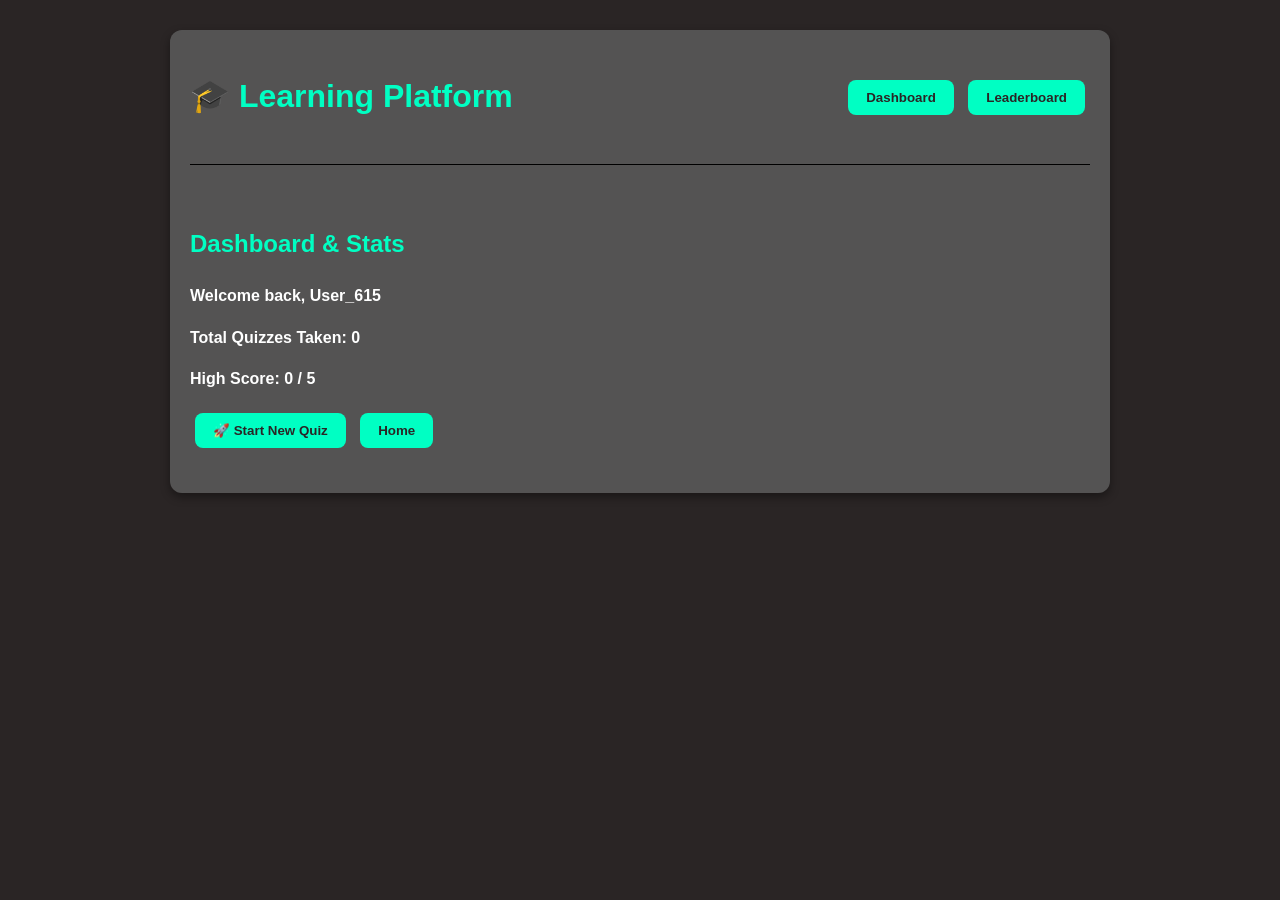
<file: index.html>
<!DOCTYPE html>
<html lang="en">
<head>
    <meta charset="UTF-8">
    <meta name="viewport" content="width=device-width, initial-scale=1.0">
    <title>Interactive Learning Platform - Quiz & Leaderboard</title>
    <link rel="stylesheet" href="style.css"> 
</head>
<body>

    <div id="app">
        <header>
            <h1 id="Heading">🎓 Learning Platform</h1>
            <nav>
                <button onclick="showSection('dashboard')">Dashboard</button>
                <button onclick="showSection('leaderboard')">Leaderboard</button>
            </nav>
        </header>

        <section id="dashboard" class="content-section active">
            <h2>Dashboard & Stats</h2>
            <p>Welcome back, <strong id="current-username">User!</strong></p>
            <p>Total Quizzes Taken: <span id="stat-quizzes">0</span></p>
            <p>High Score: <span id="stat-high-score">0</span> / 5</p>
            <button id="start-quiz-btn" onclick="startQuiz()">🚀 Start New Quiz</button>
            <a href="Home.html"><button  >Home</button></a>
        </section>

        <section id="quiz-section" class="content-section">
            <h2>🧠 Quiz Challenge</h2>
            <div id="quiz-container">
                <p id="question-text">Question loading...</p>
                <div id="options-container">
                    </div>
            </div>
            <div id="quiz-status">
                Question <span id="current-q">1</span> of <span id="total-q">5</span>
            </div>
            <button id="next-question-btn" onclick="nextQuestion()" disabled>Next Question</button>
        </section>

        <section id="result-section" class="content-section">
            <h2>✅ Quiz Complete!</h2>
            <p>Your Score: <span id="final-score">0</span> / <span id="max-score">5</span></p>
            <p id="result-message"></p>
            <button onclick="showSection('dashboard')">Back to Dashboard</button>
            <button onclick="showSection('leaderboard')">View Leaderboard</button>
        </section>

        <section id="leaderboard" class="content-section">
            <h2>🏆 Global Leaderboard</h2>
            <table id="leaderboard-table">
                <thead>
                    <tr>
                        <th>Rank</th>
                        <th>User</th>
                        <th>Score</th>
                    </tr>
                </thead>
                <tbody>
                    </tbody>
            </table>
        </section>
    </div>


    <script src="script.js"></script>
</body>
</html>
</file>
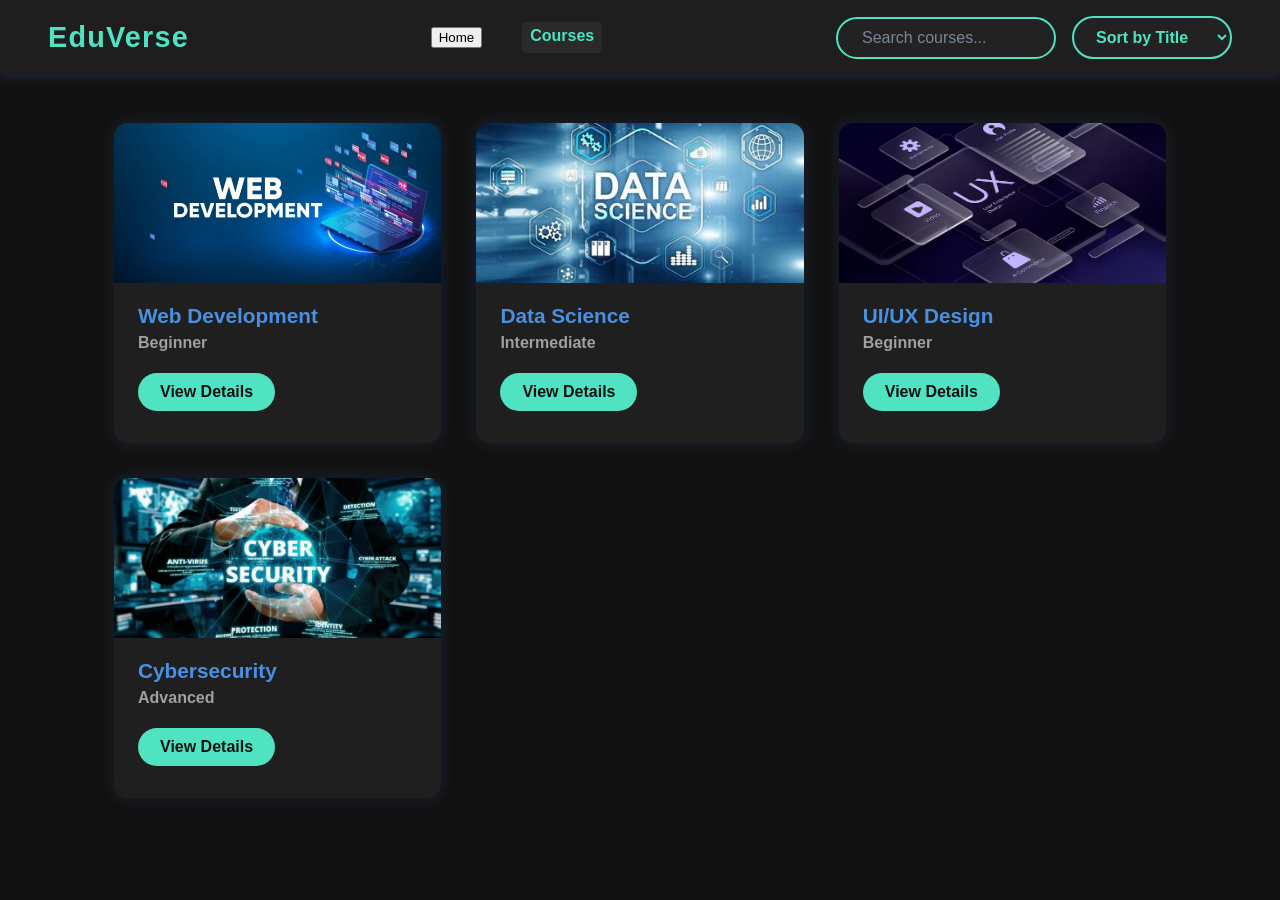
<file: course.html>
<!DOCTYPE html>
<html lang="en">
<head>
<meta charset="UTF-8" />
<meta name="viewport" content="width=device-width, initial-scale=1" />
<title>EduVerse | Courses</title>
<style>
  /* Reset & base */
  * {
    box-sizing: border-box;
  }
  body {
    margin: 0; 
    font-family: 'Segoe UI', Tahoma, Geneva, Verdana, sans-serif;
    background: #121212;
    color: #E0E0E0;
  }

  /* Navbar */
  .navbar {
    display: flex;
    justify-content: space-between;
    align-items: center;
    padding: 1rem 3rem;
    background: #1E1E1E;
    box-shadow: 0 2px 8px rgba(74,144,226,0.2);
    position: sticky;
    top: 0;
    z-index: 100;
    gap: 2rem;
  }
  .logo {
    font-weight: 700;
    font-size: 1.8rem;
    color: #50E3C2;
    letter-spacing: 1.2px;
    cursor: pointer;
    user-select: none;
    transition: color 0.3s;
  }
  .logo:hover {
    color: #4A90E2;
  }

  .navbar nav {
    display: flex;
    gap: 2rem;
  }
  .navbar nav a {
    color: #A0A0A0;
    text-decoration: none;
    font-weight: 600;
    font-size: 1rem;
    padding: 0.3rem 0.5rem;
    border-radius: 4px;
    transition: color 0.3s, background 0.3s;
  }
  .navbar nav a:hover,
  .navbar nav a.active {
    color: #50E3C2;
    background: #2a2a2a;
  }

  /* Search and sort container */
  .search-sort {
    display: flex;
    align-items: center;
    gap: 1rem;
    flex-shrink: 0;
  }

  /* Search input */
  input[type="text"] {
    background: #222;
    color: #50E3C2;
    border: 2px solid #50E3C2;
    border-radius: 30px;
    padding: 10px 24px;
    font-size: 1rem;
    outline: none;
    font-weight: 600;
    width: 220px;
    transition: border-color 0.3s ease, box-shadow 0.3s ease;
  }
  input[type="text"]::placeholder {
    color: #789;
    font-weight: 500;
  }
  input[type="text"]:focus {
    border-color: #4A90E2;
    box-shadow: 0 0 10px #4A90E2AA;
    background: #1a1a1a;
    color: #4A90E2;
  }

  /* Sort select */
  select {
    background: #222;
    color: #50E3C2;
    border: 2px solid #50E3C2;
    border-radius: 30px;
    padding: 10px 18px;
    font-size: 1rem;
    font-weight: 600;
    cursor: pointer;
    outline: none;
    transition: border-color 0.3s ease, box-shadow 0.3s ease;
    width: 160px;
  }
  select:focus {
    border-color: #4A90E2;
    box-shadow: 0 0 10px #4A90E2AA;
    background: #1a1a1a;
    color: #4A90E2;
  }

  /* Course grid */
  .course-grid {
    max-width: 1100px;
    margin: 3rem auto;
    display: grid;
    grid-template-columns: repeat(auto-fill,minmax(280px,1fr));
    gap: 2.2rem;
    padding: 0 1.5rem;
  }

  /* Individual course card */
  .course-card {
    background: #1F1F1F;
    border-radius: 14px;
    box-shadow: 0 0 15px rgba(74, 144, 226, 0.15);
    transition: transform 0.3s ease, box-shadow 0.3s ease;
    overflow: hidden;
    display: flex;
    flex-direction: column;
  }
  .course-card:hover {
    transform: translateY(-10px);
    box-shadow: 0 0 20px rgba(74, 144, 226, 0.35);
  }
  .course-card img {
    width: 100%;
    height: 160px;
    object-fit: cover;
  }
  .course-card-content {
    padding: 1.3rem 1.5rem 2rem;
    flex-grow: 1;
    display: flex;
    flex-direction: column;
  }
  .course-card h3 {
    margin: 0 0 0.4rem;
    font-size: 1.3rem;
    color: #4A90E2;
  }
  .course-card p {
    margin: 0 0 1.3rem;
    font-weight: 600;
    color: #A0A0A0;
    flex-grow: 1;
  }
  .course-card a {
    align-self: flex-start;
    background: #50E3C2;
    color: #121212;
    font-weight: 700;
    padding: 10px 22px;
    border-radius: 30px;
    text-decoration: none;
    font-size: 1rem;
    transition: background 0.3s ease;
  }
  .course-card a:hover {
    background: #4A90E2;
    color: #e0e0e0;
  }
</style>
</head>
<body>
  <header class="navbar">
    <div class="logo" onclick="location.href='index.html'">EduVerse</div>
    <nav>
      <a href="Home.html"><button>Home</button></a>
      <a href="course.html" class="active">Courses</a>
    </nav>
    <div class="search-sort">
      <input type="text" id="searchBar" placeholder="Search courses..." oninput="filterCourses()" />
      <select id="sortSelect" onchange="sortCourses()">
        <option value="title">Sort by Title</option>
        <option value="level">Sort by Level</option>
      </select>
    </div>
  </header>

  <section class="course-grid" id="courseGrid"></section>

  <script>
    const courses = [
      { id: 'web-development', title: "Web Development", level: "Beginner", image: "web_development_Z62jy4k.jpg" },
      { id: 'data-science', title: "Data Science", level: "Intermediate", image: "datascience.jpg" },
      { id: 'ui-ux-design', title: "UI/UX Design", level: "Beginner", image: "uiux.jpg" },
      { id: 'cybersecurity', title: "Cybersecurity", level: "Advanced", image: "cybersec.jpg" }
    ];

    function renderCourses(data) {
      const grid = document.getElementById("courseGrid");
      grid.innerHTML = "";
      data.forEach(course => {
        grid.innerHTML += `
          <div class="course-card">
            <img src="${course.image}" alt="${course.title}" />
            <div class="course-card-content">
              <h3>${course.title}</h3>
              <p>${course.level}</p>
              <a href="coursedetail.html?course=${course.id}">View Details</a>
            </div>
          </div>`;
      });
    }

    function filterCourses() {
      const query = document.getElementById("searchBar").value.toLowerCase();
      const filtered = courses.filter(course =>
        course.title.toLowerCase().includes(query)
      );
      renderCourses(filtered);
    }

    function sortCourses() {
      const key = document.getElementById("sortSelect").value;
      const sorted = [...courses].sort((a, b) =>
        a[key].localeCompare(b[key])
      );
      renderCourses(sorted);
    }

    renderCourses(courses);
  </script>
</body>
</html>
</file>
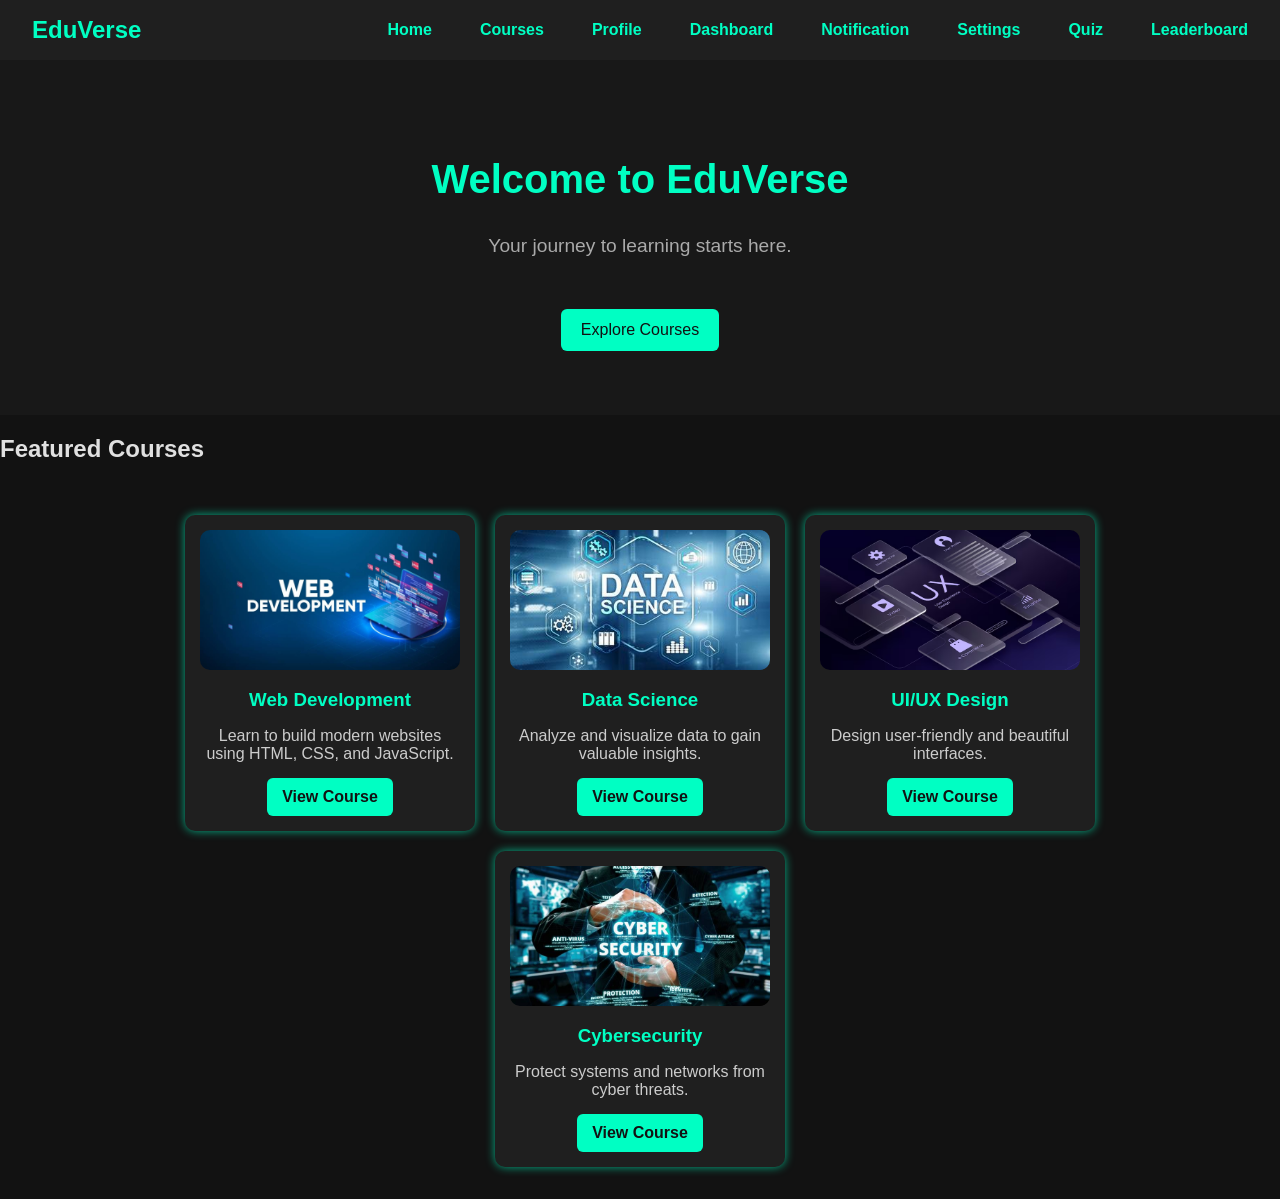
<file: Home.html>
<!DOCTYPE html>
<html lang="en">
<head>
  <meta charset="UTF-8" />
  <meta name="viewport" content="width=device-width, initial-scale=1" />
  <title>EduVerse | Home</title>
  <link rel="stylesheet" href="Home.css" />
  <link rel="stylesheet" href="course.html">
</head>
<body>
  <header class="navbar">
    <div class="logo" onclick="location.href='index.html'" style="cursor:pointer;">EduVerse</div>
    <nav>
      <a href="Home.html">Home</a>
      <a href="course.html">Courses</a>
      <a href="profile.html">Profile</a>
      <a href="index.html">Dashboard</a>
      <a href="notification.html">Notification</a>
      <a href="setting.html">Settings</a>
      <a href="http://127.0.0.1:5500/index.html">Quiz</a>
      <a href="http://127.0.0.1:5500/index.html">Leaderboard</a>
    </nav>
  </header>

  <section class="hero">
    <h1>Welcome to EduVerse</h1>
    <p>Your journey to learning starts here.</p>
    <a href="course.html"><button>Explore Courses</button></a>
  </section>

  <section class="featured-courses">
    <h2>Featured Courses</h2>
    <div class="course-grid">
      <div class="course-card">
        <img src="web_development_Z62jy4k.jpg" alt="Web Development" />
        <h3>Web Development</h3>
        <p>Learn to build modern websites using HTML, CSS, and JavaScript.</p>
        <a href="course.html">View Course</a>
      </div>
      <div class="course-card">
        <img src="datascience.jpg" alt="Data Science" />
        <h3>Data Science</h3>
        <p>Analyze and visualize data to gain valuable insights.</p>
        <a href="course.html">View Course</a>
      </div>
      <div class="course-card">
        <img src="uiux.jpg" alt="UI/UX Design" />
        <h3>UI/UX Design</h3>
        <p>Design user-friendly and beautiful interfaces.</p>
        <a href="course.html">View Course</a>
      </div>
      <div class="course-card">
        <img src="cybersec.jpg" alt="Cybersecurity" />
        <h3>Cybersecurity</h3>
        <p>Protect systems and networks from cyber threats.</p>
        <a href="course.html">View Course</a>
      </div>
    </div>
  </section>
  <link rel="stylesheet" href="Home.js">

</body>
</html>
</file>
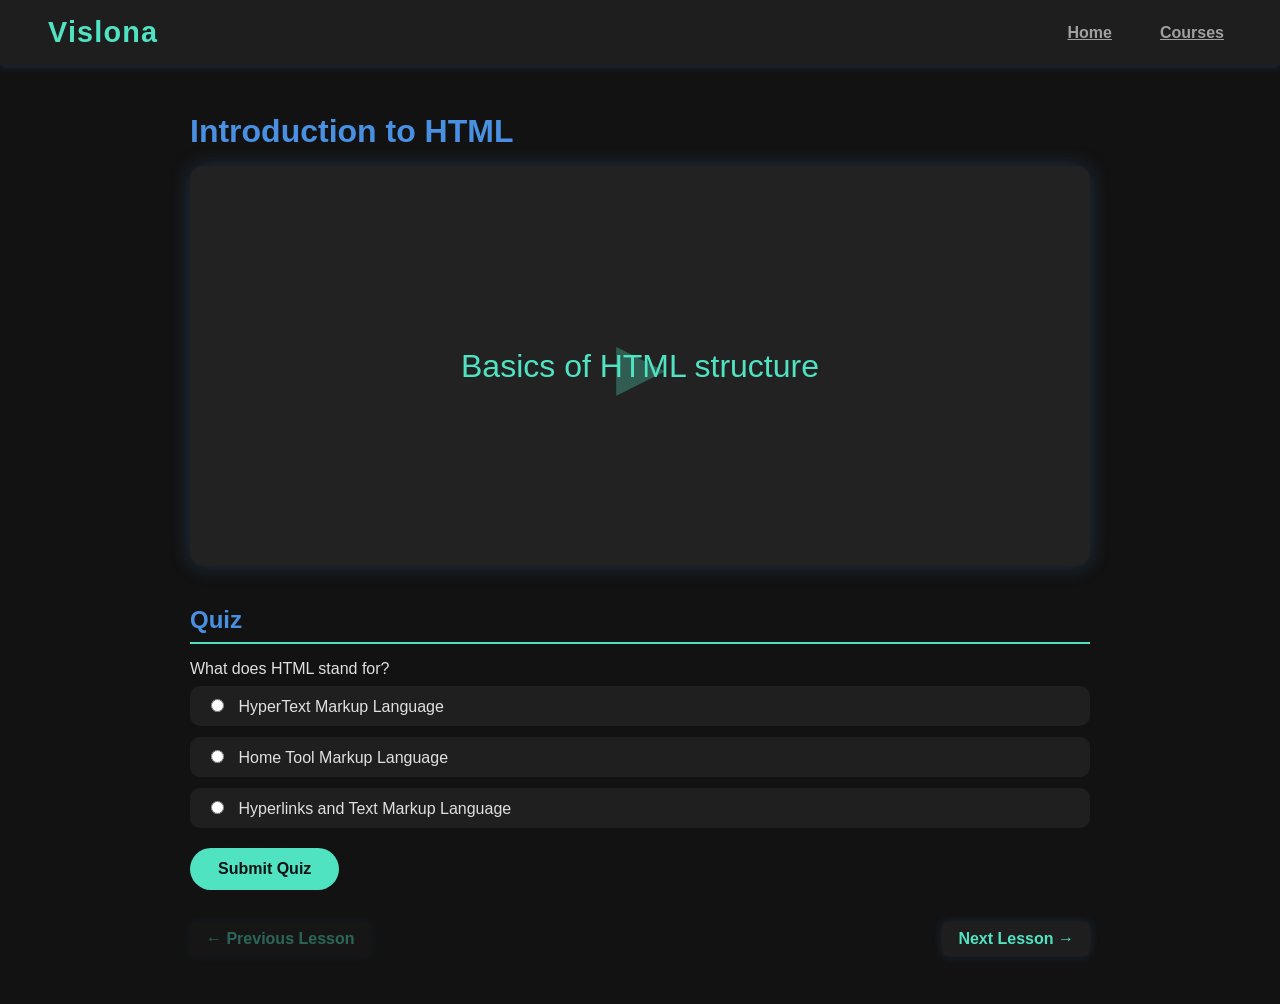
<file: lessonviewer.html>
<!DOCTYPE html>
<html lang="en">
<head>
<meta charset="UTF-8" />
<meta name="viewport" content="width=device-width, initial-scale=1" />
<title>EduVerse | Lesson Viewer</title>
<script src="Home.js"></script>
<style>
  body {
    margin: 0;
    font-family: 'Segoe UI', Tahoma, Geneva, Verdana, sans-serif;
    background: #121212;
    color: #E0E0E0;
  }

  .navbar {
    display: flex;
    justify-content: space-between;
    align-items: center;
    padding: 1rem 3rem;
    background: #1E1E1E;
    box-shadow: 0 2px 8px rgba(74,144,226,0.2);
    position: sticky;
    top: 0;
    z-index: 100;
  }
  .logo {
    font-weight: 700;
    font-size: 1.8rem;
    color: #50E3C2;
    letter-spacing: 1.2px;
    cursor: pointer;
    user-select: none;
  }
  .logo:hover {
    color: #4A90E2;
  }
  .navbar nav {
    display: flex;
    gap: 2rem;
  }
  .navbar nav a {
    color: #A0A0A0;
    font-weight: 600;
    font-size: 1rem;
    padding: 0.3rem 0.5rem;
    border-radius: 4px;
  }
  .navbar nav a:hover,
  .navbar nav a.active {
    color: #50E3C2;
    background: #2a2a2a;
  }

  .container {
    max-width: 900px;
    margin: 3rem auto;
    padding: 0 1.5rem;
  }

  h1 {
    color: #4A90E2;
    font-weight: 700;
    margin-bottom: 1rem;
  }

  /* Mock video player */
  .video-player {
    width: 100%;
    height: 400px;
    background: #222;
    border-radius: 14px;
    box-shadow: 0 0 20px rgba(74,144,226,0.25);
    display: flex;
    justify-content: center;
    align-items: center;
    color: #50E3C2;
    font-size: 2rem;
    user-select: none;
    position: relative;
  }
  .video-player::before {
    content: '▶';
    font-size: 4rem;
    opacity: 0.3;
    position: absolute;
  }

  /* Quiz section */
  .quiz-section {
    margin-top: 2.5rem;
  }
  .quiz-section h2 {
    color: #4A90E2;
    font-weight: 700;
    margin-bottom: 1rem;
    border-bottom: 2px solid #50E3C2;
    padding-bottom: 0.5rem;
  }

  .quiz-question {
    margin-bottom: 1.2rem;
  }
  .quiz-question p {
    margin-bottom: 0.5rem;
  }
  .quiz-options label {
    display: block;
    background: #1F1F1F;
    padding: 10px 16px;
    border-radius: 10px;
    margin-bottom: 0.7rem;
    cursor: pointer;
    transition: background 0.3s ease;
  }
  .quiz-options label:hover {
    background: #4A90E2;
    color: #e0e0e0;
  }
  .quiz-options input[type="radio"] {
    margin-right: 10px;
    cursor: pointer;
  }
  .submit-btn {
    background: #50E3C2;
    border: none;
    padding: 12px 28px;
    font-weight: 700;
    border-radius: 30px;
    cursor: pointer;
    font-size: 1rem;
    color: #121212;
    transition: background 0.3s ease;
  }
  .submit-btn:hover {
    background: #4A90E2;
    color: #e0e0e0;
  }

  /* Result message */
  .result-message {
    margin-top: 1rem;
    font-weight: 700;
    font-size: 1.1rem;
  }
  .correct {
    color: #50E3C2;
  }
  .incorrect {
    color: #FF6B6B;
  }
  
  /* Navigation buttons */
  .lesson-nav {
    margin-top: 2rem;
    display: flex;
    justify-content: space-between;
  }
  .lesson-nav a {
    color: #50E3C2;
    text-decoration: none;
    font-weight: 600;
    padding: 0.5rem 1rem;
    border-radius: 6px;
    background: #1E1E1E;
    box-shadow: 0 0 10px rgba(74,144,226,0.2);
    transition: background 0.3s ease;
  }
  .lesson-nav a:hover {
    background: #4A90E2;
    color: #e0e0e0;
  }
  .lesson-nav a.disabled {
    opacity: 0.4;
    pointer-events: none;
  }
</style>
</head>
<body>

<header class="navbar">
  <div class="logo" onclick="location.href='index.html'">Vislona</div>
  <nav>
    <a href="Home.html">Home</a>
    <a href="course.html">Courses</a>
  </nav>
</header>

<div class="container" id="lessonContent">
  <!-- Lesson content will be injected here -->
</div>

<script>
  // Mock lessons data by course
  const lessonsData = {
    "web-development": [
      {
        title: "Introduction to HTML",
        videoDesc: "Basics of HTML structure",
        quiz: {
          question: "What does HTML stand for?",
          options: [
            { text: "HyperText Markup Language", correct: true },
            { text: "Home Tool Markup Language", correct: false },
            { text: "Hyperlinks and Text Markup Language", correct: false }
          ]
        }
      },
      {
        title: "CSS Fundamentals",
        videoDesc: "Styling with CSS basics",
        quiz: {
          question: "Which property controls the text size?",
          options: [
            { text: "font-style", correct: false },
            { text: "text-size", correct: false },
            { text: "font-size", correct: true }
          ]
        }
      }
    ],
    "data-science": [
      {
        title: "Python for Data Science",
        videoDesc: "Introduction to Python programming",
        quiz: {
          question: "Which library is commonly used for data manipulation?",
          options: [
            { text: "NumPy", correct: false },
            { text: "Pandas", correct: true },
            { text: "Matplotlib", correct: false }
          ]
        }
      }
    ]
    // Add more courses & lessons here...
  };

  function getQueryParam(param) {
    const urlParams = new URLSearchParams(window.location.search);
    return urlParams.get(param);
  }

  function renderLesson(courseId, lessonIndex) {
    const container = document.getElementById("lessonContent");
    const courseLessons = lessonsData[courseId];

    if (!courseLessons) {
      container.innerHTML = `<p>Course not found.</p>`;
      return;
    }
    if (lessonIndex < 0 || lessonIndex >= courseLessons.length) {
      container.innerHTML = `<p>Lesson not found.</p>`;
      return;
    }

    const lesson = courseLessons[lessonIndex];
    document.title = `Vislona | ${lesson.title}`;

    // Create quiz options HTML
    const quizOptionsHTML = lesson.quiz.options.map((opt, i) => `
      <label>
        <input type="radio" name="quiz" value="${i}" /> ${opt.text}
      </label>
    `).join("");

    // Calculate previous and next lesson indices
    const prevIndex = lessonIndex - 1;
    const nextIndex = lessonIndex + 1;

    container.innerHTML = `
      <h1>${lesson.title}</h1>
      <div class="video-player" aria-label="Mock video player for ${lesson.title}">
        ${lesson.videoDesc}
      </div>

      <section class="quiz-section">
        <h2>Quiz</h2>
        <form id="quizForm">
          <div class="quiz-question">
            <p>${lesson.quiz.question}</p>
            <div class="quiz-options">
              ${quizOptionsHTML}
            </div>
          </div>
          <button type="submit" class="submit-btn">Submit Quiz</button>
        </form>
        <div id="result" class="result-message"></div>
      </section>

      <div class="lesson-nav">
        <a href="?course=${courseId}&lesson=${prevIndex}" class="${prevIndex < 0 ? 'disabled' : ''}">← Previous Lesson</a>
        <a href="?course=${courseId}&lesson=${nextIndex}" class="${nextIndex >= courseLessons.length ? 'disabled' : ''}">Next Lesson →</a>
      </div>
    `;

    // Quiz functionality
    document.getElementById("quizForm").addEventListener("submit", function(e) {
      e.preventDefault();
      const selectedOption = document.querySelector('input[name="quiz"]:checked');
      const resultDiv = document.getElementById("result");
      if (!selectedOption) {
        resultDiv.textContent = "Please select an answer.";
        resultDiv.className = "result-message incorrect";
        return;
      }

      const selectedIndex = parseInt(selectedOption.value, 10);
      const isCorrect = lesson.quiz.options[selectedIndex].correct;

      if (isCorrect) {
        resultDiv.textContent = "Correct! Well done.";
        resultDiv.className = "result-message correct";
      } else {
        resultDiv.textContent = "Incorrect. Try again!";
        resultDiv.className = "result-message incorrect";
      }
    });
  }

  // Read URL params and render lesson
  const courseId = getQueryParam('course') || 'web-development';
  const lessonIndex = parseInt(getQueryParam('lesson'), 10) || 0;
  renderLesson(courseId, lessonIndex);
</script>

</body>
</html>
</file>
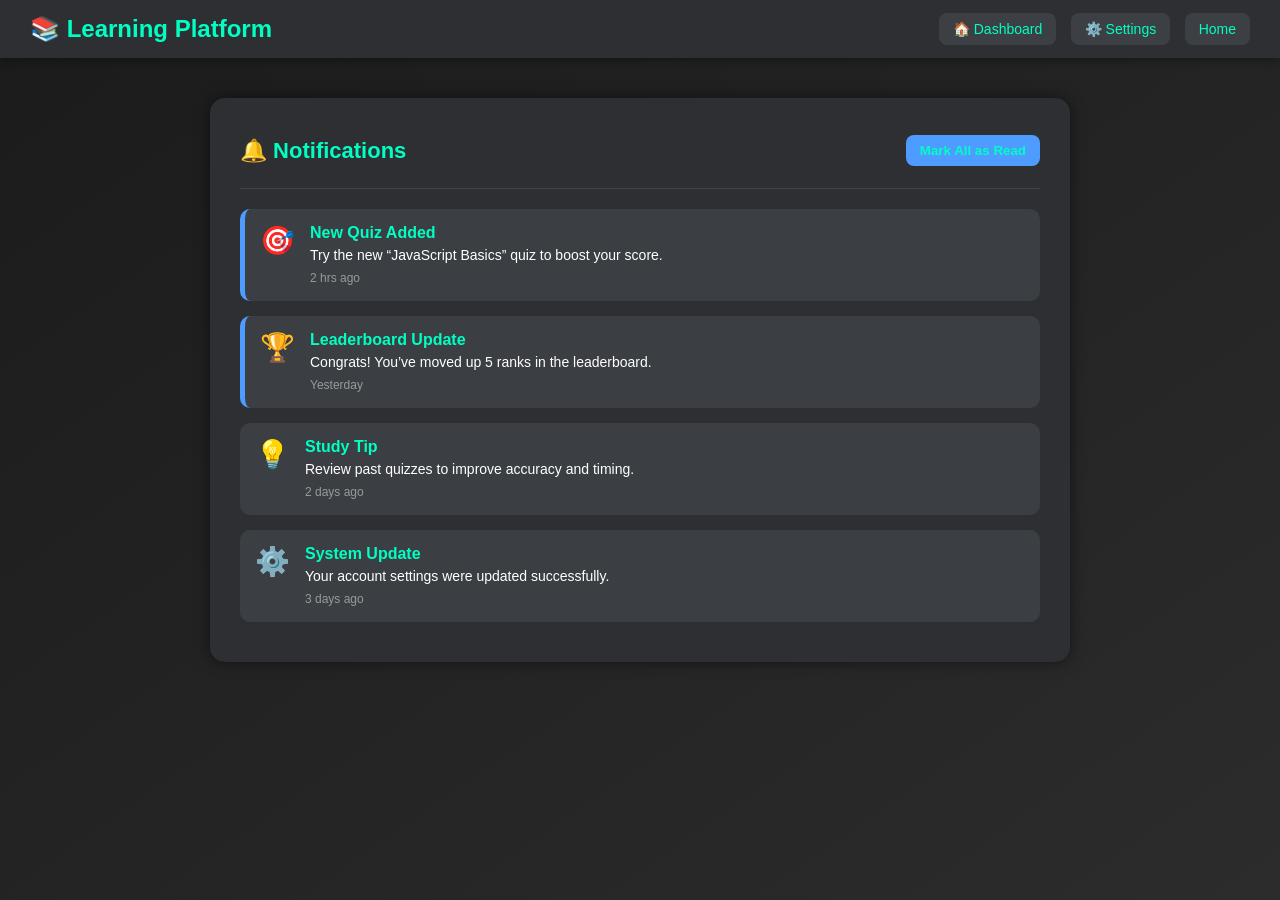
<file: notification.html>
<!DOCTYPE html>
<html lang="en">
<head>
  <meta charset="UTF-8">
  <meta name="viewport" content="width=device-width, initial-scale=1.0">
  <title>Notifications | Learning Platform</title>
  <link rel="stylesheet" href="notification.css">
</head>
<body>

  <div class="navbar">
    <h2>📚 Learning Platform</h2>
    <div class="nav-links">

      <a href="index.html">🏠 Dashboard</a>
      <a href="settings.html">⚙️ Settings</a>
      <a href="Home.html">Home</a>

    </div>
  </div>

  <div class="container">
    <div class="header">
      <h1>🔔 Notifications</h1>
      <button id="markAll">Mark All as Read</button>
    </div>

    <div class="notification-list">
      <div class="notification unread">
        <div class="icon">🎯</div>
        <div class="text">
          <h3>New Quiz Added</h3>
          <p>Try the new “JavaScript Basics” quiz to boost your score.</p>
          <span class="time">2 hrs ago</span>
        </div>
      </div>

      <div class="notification unread">
        <div class="icon">🏆</div>
        <div class="text">
          <h3>Leaderboard Update</h3>
          <p>Congrats! You’ve moved up 5 ranks in the leaderboard.</p>
          <span class="time">Yesterday</span>
        </div>
      </div>

      <div class="notification">
        <div class="icon">💡</div>
        <div class="text">
          <h3>Study Tip</h3>
          <p>Review past quizzes to improve accuracy and timing.</p>
          <span class="time">2 days ago</span>
        </div>
      </div>

      <div class="notification">
        <div class="icon">⚙️</div>
        <div class="text">
          <h3>System Update</h3>
          <p>Your account settings were updated successfully.</p>
          <span class="time">3 days ago</span>
        </div>
      </div>
    </div>
  </div>

  <script src="notification.js"></script>
</body>
</html>
</file>
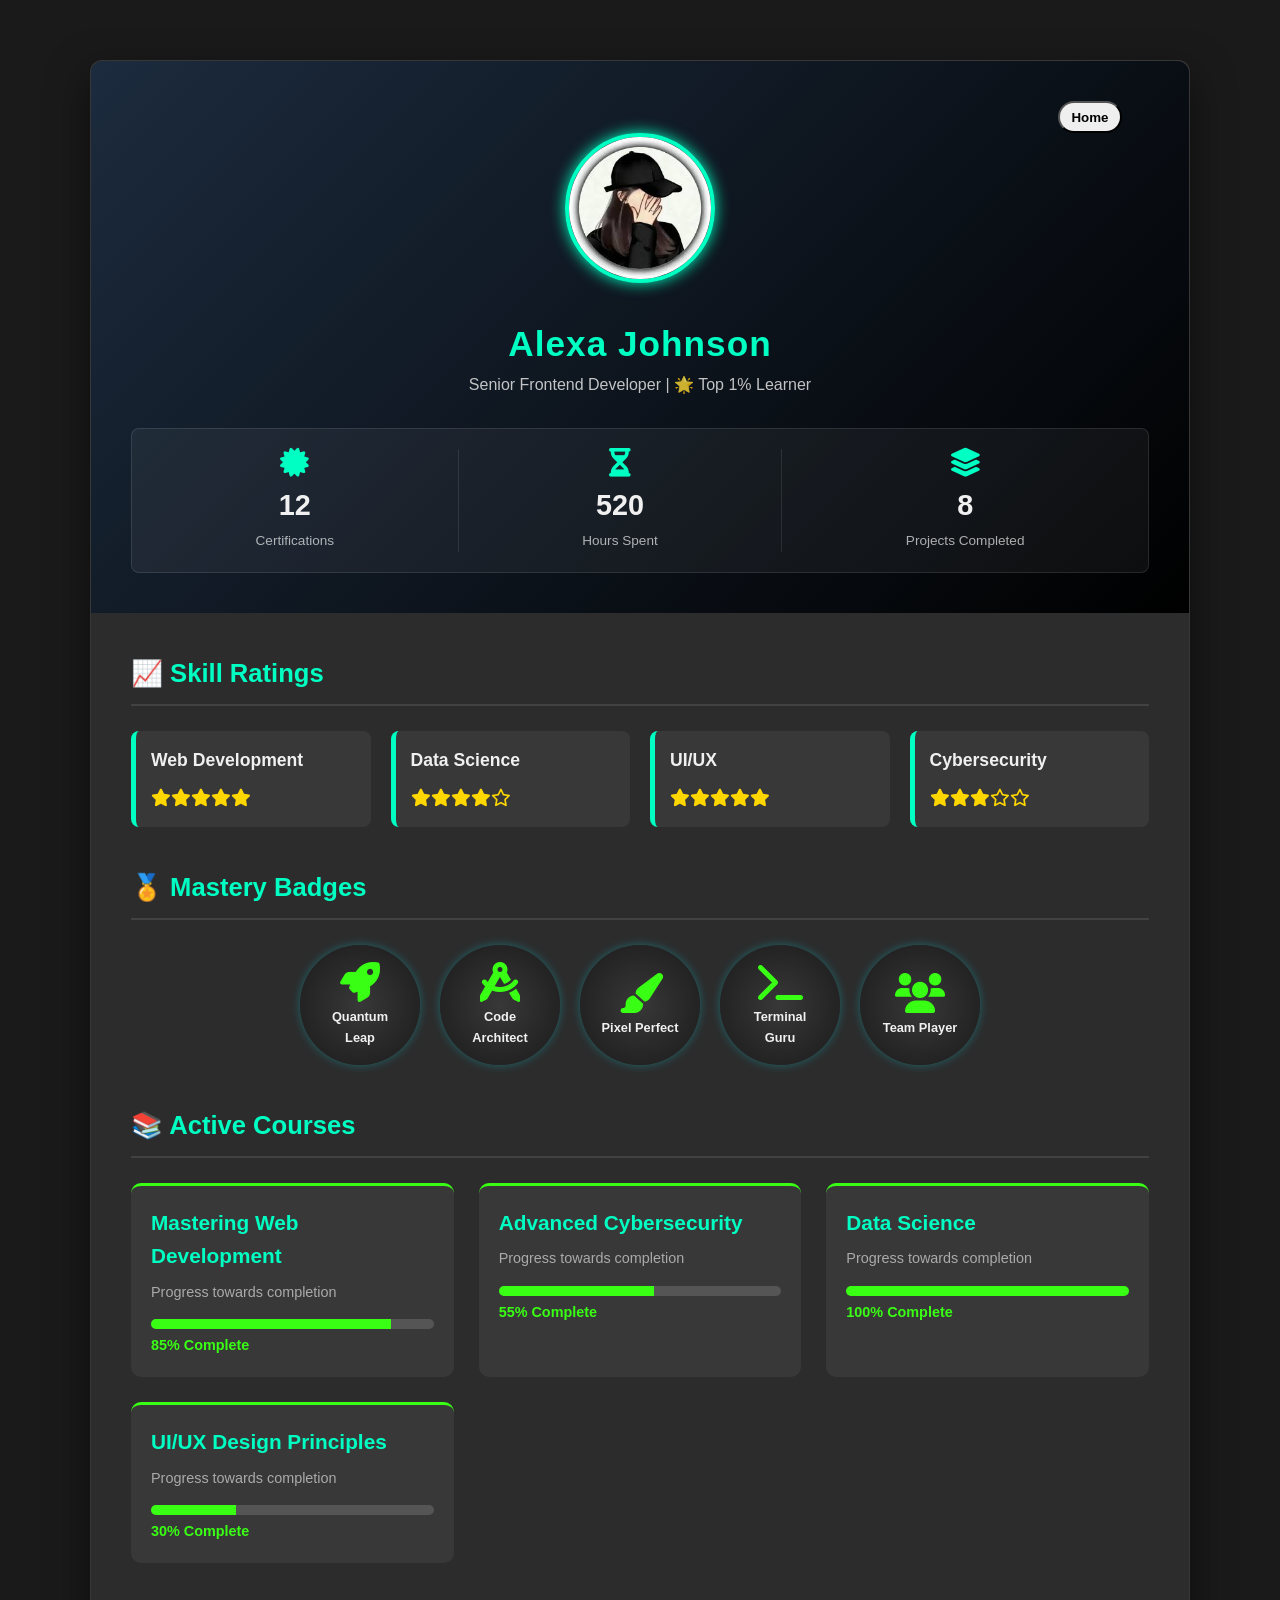
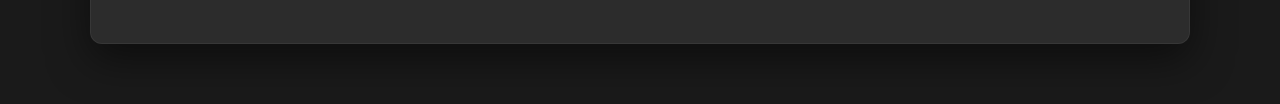
<file: profile.html>
<!DOCTYPE html>
<html lang="en">
<head>
    <meta charset="UTF-8">
    <meta name="viewport" content="width=device-width, initial-scale=1.0">
    <title>Dark Theme Profile | Unique Learner</title>
    <link rel="stylesheet" href="profile.css">
    <link rel="stylesheet" href="https://cdnjs.cloudflare.com/ajax/libs/font-awesome/6.0.0-beta3/css/all.min.css">
</head>
<body>

    <div class="profile-container">
        <header class="profile-header">
            <a id="homebtn"  href="Home.html"><button  >Home</button></a>

            <div class="user-info-main">
                <img id="profile-picture" src="pro.jpg" alt="Profile Picture">
                <h1 id="user-name">Loading User...</h1>
                <p id="user-title">Senior Frontend Developer | 🌟 Top 1% Learner</p>
            </div>
            <div class="stats-card">
                <div class="stat-item">
                    <i class="fas fa-certificate"></i>
                    <p id="certifications-count">0</p>
                    <span>Certifications</span>
                </div>
                <div class="stat-item">
                    <i class="fas fa-hourglass-half"></i>
                    <p id="hours-spent-count">0</p>
                    <span>Hours Spent</span>
                </div>
                <div class="stat-item">
                    <i class="fas fa-layer-group"></i>
                    <p id="projects-count">0</p>
                    <span>Projects Completed</span>
                </div>
            </div>
        </header>

        <section class="profile-content">
            
            <div class="skills-section">
                <h2>📈 Skill Ratings</h2>
                <div class="skills-list" id="skills-container">
                    </div>
            </div>

            <div class="badges-section">
                <h2>🏅 Mastery Badges</h2>
                <div class="badges-list" id="badges-container">
                    </div>
            </div>

            <div class="courses-section">
                <h2>📚 Active Courses</h2>
                <div class="courses-list" id="courses-container">
                    </div>
            </div>
        </section>
    </div>

    <script src="profile.js"></script>
</body>
</html>
</file>
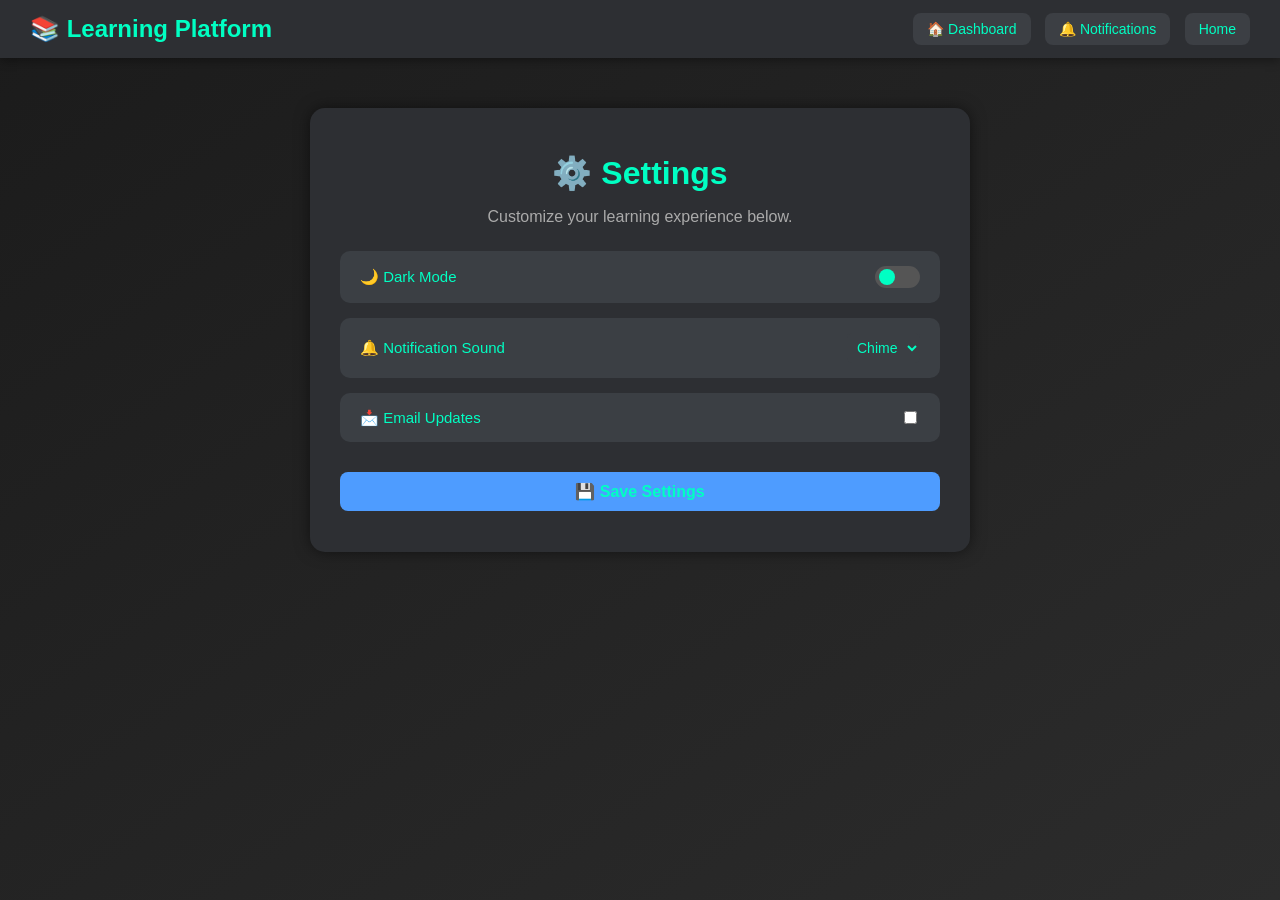
<file: setting.html>
<!DOCTYPE html>
<html lang="en">
<head>
  <meta charset="UTF-8">
  <meta name="viewport" content="width=device-width, initial-scale=1.0">
  <title>Settings | Learning Platform</title>
  <link rel="stylesheet" href="setting.css">
</head>
<body>

  <div class="navbar">
    <h2>📚 Learning Platform</h2>
    <div class="nav-links">
      <a href="index.html">🏠 Dashboard</a>
      <a href="notifications.html">🔔 Notifications</a>
      <a href="Home.html">Home</a>

    </div>
  </div>

  <div class="container">
    <h1>⚙️ Settings</h1>
    <p class="desc">Customize your learning experience below.</p>

    <div class="setting-item">
      <label>🌙 Dark Mode</label>
      <label class="switch">
        <input type="checkbox" id="darkMode">
        <span class="slider"></span>
      </label>
    </div>

    <div class="setting-item">
      <label>🔔 Notification Sound</label>
      <select id="notifSound">
        <option value="chime">Chime</option>
        <option value="bell">Bell</option>
        <option value="pop">Pop</option>
      </select>
    </div>

    <div class="setting-item">
      <label>📩 Email Updates</label>
      <input type="checkbox" id="emailUpdates">
    </div>

    <button id="saveBtn">💾 Save Settings</button>
    <p id="saveMessage" class="save-msg"></p>
  </div>

  <script src="setting.js"></script>
</body>
</html>
</file>
<file: style.css>
/* style.css */

/* Dark Theme Setup */
:root {
    --bg-color: #2a2525; /* Dark Blue/Purple */
    --card-color: #5d5d5dd4; /* Slightly lighter card background */
    --text-color: #ffffff; /* Light text */
    --accent-color: #00ffc3; /* Cyan/Teal for highlights */
    --hover-color: #0097a7; /* Darker accent for hover */
    --correct-color: #4caf50; /* Green for correct */
    --wrong-color: #f44336; /* Red for wrong */
    --border-radius: 8px;
    --box-shadow: 0 4px 10px rgba(0, 0, 0, 0.4);
}

#dashboard,p{
  font-weight:bold;
}

body {
    font-family: 'Segoe UI', Tahoma, Geneva, Verdana, sans-serif;
    background-color: var(--bg-color);
    color: var(--text-color);
    margin: 0;
    padding: 0;
    line-height: 1.6;
}

#app {
    max-width: 900px;
    margin: 30px auto;
    padding: 20px;
    background-color: var(--card-color);
    border-radius: 12px;
    box-shadow: var(--box-shadow);
}

header {
    display: flex;
    justify-content: space-between;
    align-items: center;
    padding-bottom: 20px;
    border-bottom: 1px solid #000000;
    margin-bottom: 20px;
}

h1, h2 {
    color: var(--accent-color);
}

/* Button Styling */
button {
    background-color: var(--accent-color);
    color: var(--bg-color);
    border: none;
    padding: 10px 18px;
    margin: 5px;
    border-radius: var(--border-radius);
    cursor: pointer;
    font-weight: bold;
    transition: background-color 0.3s ease;
}

button:hover:not(:disabled) {
    background-color: var(--hover-color);
}

button:disabled {
    background-color: #555;
    cursor: not-allowed;
}

/* Section Management */
.content-section {
    display: none;
    padding: 20px 0;
}

.content-section.active {
    display: block;
}

/* Quiz Section Styling */
#quiz-container {
    background-color: #6f6f74;
    padding: 25px;
    border-radius: var(--border-radius);
    margin-bottom: 20px;
}

#question-text {
    font-size: 1.4em;
    margin-bottom: 20px;
    color: var(--text-color);
}

#options-container button {
    display: block;
    width: 100%;
    margin: 10px 0;
    background-color: var(--card-color);
    color: var(--text-color);
    border: 1px solid #5c5c9e;
    padding: 15px;
    font-size: 1.1em;
    text-align: left;
}

#options-container button:hover:not(:disabled) {
    background-color: #4c4c8e;
}

/* Feedback Colors */
.correct {
    background-color: var(--correct-color) !important;
    color: var(--bg-color) !important;
}

.wrong {
    background-color: var(--wrong-color) !important;
    color: var(--bg-color) !important;
}

/* Leaderboard Styling */
#leaderboard-table {
    width: 100%;
    border-collapse: collapse;
    margin-top: 20px;
}

#leaderboard-table th, #leaderboard-table td {
    padding: 12px 15px;
    text-align: left;
    border-bottom: 1px solid #3c3c7e;
}

#leaderboard-table th {
    background-color: #89898a;
    color: var(--accent-color);
    font-weight: bold;
}

#leaderboard-table tbody tr:hover {
    background-color: #28282a;
}

/* Rank Coloring */
#leaderboard-table tbody tr:nth-child(1) td:first-child { color: gold; font-weight: bold; }
#leaderboard-table tbody tr:nth-child(2) td:first-child { color: silver; font-weight: bold; }
#leaderboard-table tbody tr:nth-child(3) td:first-child { color: #cd7f32; font-weight: bold; }
</file>
<file: Home.css>
body {
  margin: 0;
  font-family: Arial, sans-serif;
  background: #121212;
  color: #e0e0e0;
}

.navbar {
  display: flex;
  justify-content: space-between;
  align-items: center;
  background: #1f1f1f;
  padding: 1rem 2rem;
  position: sticky;
  top: 0;
  z-index: 10;
}

.logo {
  font-size: 1.5rem;
  font-weight: bold;
  color: #00ffc3;
}

.navbar nav a {
  color: #00ffc3;
  text-decoration: none;
  margin-left: 1.5rem;
  font-weight: 600;
  transition: color 0.3s;
}

.navbar nav a:hover {
  color: #66ffe0;
}

input[type="text"], select {
  background: #222;
  color: #00ffc3;
  border: 2px solid #00ffc3;
  border-radius: 25px;
  padding: 10px 20px;
  font-size: 1rem;
  outline: none;
  transition: border-color 0.3s, box-shadow 0.3s;
  margin-left: 1rem;
  min-width: 180px;
  font-weight: 600;
  font-family: 'Segoe UI', Tahoma, Geneva, Verdana, sans-serif;
  cursor: pointer;
}

input[type="text"]:focus, select:focus {
  border-color: #66ffe0;
  box-shadow: 0 0 8px #00ffc3aa;
  background: #111;
  color: #66ffe0;
}

select {
  cursor: pointer;
}


.course-grid {
  display: flex;
  flex-wrap: wrap;
  gap: 20px;
  padding: 2rem;
  justify-content: center;
}

.course-card {
  background: #1f1f1f;
  border-radius: 10px;
  box-shadow: 0 0 10px #00ffc3aa;
  width: 260px;
  padding: 15px;
  text-align: center;
  transition: transform 0.3s ease;
}

.course-card:hover {
  transform: translateY(-8px);
}

.course-card img {
  width: 100%;
  border-radius: 10px;
  object-fit: cover;
  height: 140px;
}

.course-card h3 {
  margin: 15px 0 10px;
  color: #00ffc3;
}

.course-card p {
  color: #ccc;
  font-weight: 500;
  margin-bottom: 15px;
}

.course-card a {
  background: #00ffc3;
  padding: 10px 15px;
  color: #121212;
  text-decoration: none;
  border-radius: 6px;
  font-weight: 600;
  display: inline-block;
  transition: background 0.3s;
}

.course-card a:hover {
  background: #00cca3;
}

.hero {
  text-align: center;
  padding: 4rem 2rem;
  background: #181818;
}

.hero h1 {
  font-size: 2.5rem;
  color: #00ffc3;
}

.hero p {
  font-size: 1.2rem;
  margin: 1rem 0 2rem;
  color: #aaa;
}

button {
  background: #00ffc3;
  border: none;
  padding: 12px 20px;
  font-size: 1rem;
  border-radius: 6px;
  cursor: pointer;
  color: #121212;
  margin-top: 20px;
  transition: background 0.3s;
}

button:hover {
  background: #00cca3;
}

.course-detail {
  padding: 2rem;
  max-width: 800px;
  margin: auto;
}

.course-detail ul {
  list-style: disc inside;
  margin-top: 0.5rem;
}

.lesson {
  max-width: 700px;
  margin: 2rem auto;
  padding: 0 1rem;
}

.video-player {
  margin: 1rem 0;
}

.lesson ul {
  list-style: none;
  padding: 0;
}

.lesson ul li {
  margin-bottom: 0.7rem;
}

.lesson ul li button {
  background: #1f1f1f;
  color: #00ffc3;
  border: 2px solid #00ffc3;
  padding: 10px 15px;
  border-radius: 5px;
  cursor: pointer;
  width: 100%;
  text-align: left;
  font-weight: 600;
}

.lesson ul li button:hover {
  background: #00ffc3;
  color: #121212;
}

.search-sort {
  display: flex;
  align-items: center;
  gap: 1rem;
}

.navbar {
  display: flex;
  justify-content: space-between;
  align-items: center;
  background: #1f1f1f;
  padding: 1rem 2rem;
  position: sticky;
  top: 0;
  z-index: 10;
  gap: 2rem;
}

/* nav links */
.navbar nav {
  display: flex;
  gap: 1.5rem;
}

/* container for search and sort aligned horizontally */
.search-sort {
  display: flex;
  align-items: center;
  gap: 1rem;
  flex-shrink: 0; /* prevent shrinking */
}

/* styled search input & select */
input[type="text"], select {
  background: #222;
  color: #00ffc3;
  border: 2px solid #00ffc3;
  border-radius: 25px;
  padding: 10px 20px;
  font-size: 1rem;
  outline: none;
  transition: border-color 0.3s, box-shadow 0.3s;
  font-weight: 600;
  font-family: 'Segoe UI', Tahoma, Geneva, Verdana, sans-serif;
  cursor: pointer;
  min-width: 180px;
}

input[type="text"]:focus, select:focus {
  border-color: #66ffe0;
  box-shadow: 0 0 8px #00ffc3aa;
  background: #111;
  color: #66ffe0;
}

select {
  cursor: pointer;
}

.content-columns {
  display: flex;
  gap: 2rem;
  margin-top: 2rem;
}

.syllabus, .lessons-list {
  flex: 1;
  background-color: #1e1e1e;
  padding: 20px;
  border-radius: 10px;
}

@media (max-width: 768px) {
  .content-columns {
    flex-direction: column;
  }
}

.section-icon {
  text-align: center;
  margin-bottom: 10px;
}

.section-icon img {
  width: 36px;
  height: 36px;
  filter: drop-shadow(0 0 4px rgba(80, 227, 194, 0.5));
}

.course-image {
  width: 300px;      /* smaller width */
  max-width: 100%;   /* keep responsive */
  border-radius: 10px;
  box-shadow: 0 0 10px rgba(0,0,0,0.4);
  display: block;
  margin: 0 auto 20px auto; /* center the image and add bottom spacing */
}
</file>
<file: notification.css>
/* Base Layout */
body {
  font-family: "Segoe UI", sans-serif;
  background: linear-gradient(145deg, #1b1b1b, #2c2c2c);
  color: #00ffc3;
  margin: 0;
  min-height: 100vh;
}

/* Navbar */
.navbar {
  display: flex;
  justify-content: space-between;
  align-items: center;
  background: #2d2f33;
  padding: 15px 30px;
  box-shadow: 0 2px 10px rgba(0,0,0,0.4);
}

.navbar h2 {
  color:#00ffc3;
  margin: 0;
  font-weight: 600;
}

.nav-links a {
  text-decoration: none;
  color:#00ffc3;
  background: #3c3f44;
  padding: 8px 14px;
  margin-left: 10px;
  border-radius: 8px;
  font-size: 14px;
  transition: background 0.3s;
}

.nav-links a:hover {
  background: #4e9cff;
}

/* Main Container */
.container {
  width: 80%;
  max-width: 800px;
  margin: 40px auto;
  background: #2d2f33;
  border-radius: 15px;
  padding: 25px 30px;
  box-shadow: 0 0 15px rgba(0,0,0,0.5);
}

/* Header */
.header {
  display: flex;
  justify-content: space-between;
  align-items: center;
  border-bottom: 1px solid #444;
  padding-bottom: 10px;
  margin-bottom: 20px;
}

.header h1 {
  color: #00ffc3;
  font-size: 22px;
}

#markAll {
  background: #4e9cff;
  color: #00ffc3;
  border: none;
  border-radius: 8px;
  padding: 8px 14px;
  font-weight: bold;
  cursor: pointer;
  transition: background 0.3s;
}

#markAll:hover {
  background: #317ae3;
}

/* Notification Cards */
.notification {
  display: flex;
  align-items: flex-start;
  background: #3b3f44;
  border-radius: 10px;
  padding: 15px;
  margin-bottom: 15px;
  transition: all 0.3s ease;
}

.notification:hover {
  transform: translateY(-3px);
  background: #44484e;
}

.notification.unread {
  border-left: 5px solid #4e9cff;
}

.icon {
  font-size: 28px;
  margin-right: 15px;
}

.text h3 {
  margin: 0;
  color:#00ffc3;
  font-size: 16px;
}

.text p {
  margin: 5px 0;
  color: #ffffff;
  font-size: 14px;
}

.time {
  font-size: 12px;
  color: #999;
}
</file>
<file: profile.css>
/* Basic Reset */
* {
    margin: 0;
    padding: 0;
    box-sizing: border-box;
}

:root {
    --color-bg-dark: #1a1a1a;
    --color-bg-card: #2c2c2c;
    --color-text-light: #f0f0f0;
    --color-accent-blue: #00ffc3; /* Neon Blue Accent */
    --color-progress-green: #39ff14; /* Neon Green Progress */
    --color-header-gradient-start: #1c2b3e; 
    --color-header-gradient-end: #000000;
}
 
#homebtn{
    margin-left: 900px;
    border-radius: 10px;
    
}
#homebtn,button{
    height: 2rem;
    width: 4rem;
    border-radius: 3rem;
    font-weight: bold;
}
body {
    font-family: 'Segoe UI', Tahoma, Geneva, Verdana, sans-serif;
    background-color: var(--color-bg-dark);
    color: var(--color-text-light);
    line-height: 1.6;
    padding: 20px;
}

.profile-container {
    max-width: 1100px;
    margin: 40px auto;
    background-color: var(--color-bg-card);
    border-radius: 12px;
    box-shadow: 0 15px 40px rgba(0, 0, 0, 0.5);
    border: 1px solid rgba(255, 255, 255, 0.05);
}

/* Header and User Info */
.profile-header {
    background: linear-gradient(135deg, var(--color-header-gradient-start) 0%, var(--color-header-gradient-end) 100%);
    padding: 40px;
    border-radius: 12px 12px 0 0;
    text-align: center;
}

.user-info-main {
    margin-bottom: 30px;
}

#profile-picture {
    width: 150px;
    height: 150px;
    border-radius: 50%;
    border: 4px solid var(--color-accent-blue);
    box-shadow: 0 0 15px var(--color-accent-blue);
    object-fit: cover;
    margin-bottom: 15px;
}

#user-name {
    margin-top: 10px;
    font-size: 2.2em;
    font-weight: 700;
    color: var(--color-accent-blue);
    letter-spacing: 1px;
}

#user-title {
    font-size: 1em;
    opacity: 0.8;
    color: var(--color-text-light);
}

/* Stats Card */
.stats-card {
    display: flex;
    justify-content: space-around;
    background-color: rgba(255, 255, 255, 0.05);
    padding: 20px 0;
    border-radius: 8px;
    border: 1px solid rgba(255, 255, 255, 0.1);
}

.stat-item {
    text-align: center;
    border-right: 1px solid rgba(255, 255, 255, 0.1);
    padding: 0 20px;
    flex-grow: 1;
}

.stat-item:last-child {
    border-right: none;
}

.stat-item i {
    font-size: 1.8em;
    color: var(--color-accent-blue);
    margin-bottom: 5px;
}

.stat-item p {
    font-size: 1.8em;
    font-weight: 700;
    margin: 0;
    color: var(--color-text-light);
}

.stat-item span {
    font-size: 0.85em;
    opacity: 0.7;
    display: block;
    margin-top: 2px;
}

/* Profile Content Sections */
.profile-content {
    padding: 40px;
}

.badges-section, .courses-section, .skills-section {
    margin-bottom: 40px;
}

h2 {
    font-size: 1.6em;
    color: var(--color-accent-blue);
    border-bottom: 2px solid rgba(255, 255, 255, 0.1);
    padding-bottom: 10px;
    margin-bottom: 25px;
    font-weight: 600;
}

/* Skills Rating Styling (Unique) */
.skills-list {
    display: grid;
    grid-template-columns: repeat(auto-fit, minmax(200px, 1fr));
    gap: 20px;
}

.skill-item {
    padding: 15px;
    background-color: #383838;
    border-radius: 8px;
    transition: background-color 0.3s, transform 0.3s;
    border-left: 5px solid var(--color-accent-blue);
}

.skill-item:hover {
    background-color: #444444;
    transform: translateY(-5px);
}

.skill-item h3 {
    font-size: 1.1em;
    margin-bottom: 10px;
    color: var(--color-text-light);
}

.stars {
    color: gold;
    font-size: 1.1em;
}

/* Badges Styling */
.badges-list {
    display: flex;
    flex-wrap: wrap;
    gap: 20px;
    justify-content: center;
}

.badge {
    text-align: center;
    padding: 20px;
    border-radius: 50%; /* Circular badges for uniqueness */
    width: 120px;
    height: 120px;
    display: flex;
    flex-direction: column;
    justify-content: center;
    align-items: center;
    background: radial-gradient(circle, #383838 0%, #1a1a1a 100%);
    box-shadow: 0 0 10px rgba(0, 238, 255, 0.3); /* Neon glow effect */
    transition: all 0.3s;
    cursor: help;
}

.badge:hover {
    box-shadow: 0 0 20px var(--color-accent-blue);
    transform: scale(1.05) rotate(2deg);
}

.badge-icon {
    font-size: 2.5em;
    color: var(--color-progress-green); /* Neon green icon */
    margin-bottom: 5px;
}

.badge-title {
    font-weight: 600;
    font-size: 0.8em;
    color: var(--color-text-light);
}

/* Courses Styling */
.courses-list {
    display: grid;
    grid-template-columns: repeat(auto-fit, minmax(300px, 1fr));
    gap: 25px;
}

.course-card {
    background-color: #383838;
    border-radius: 10px;
    padding: 20px;
    transition: transform 0.3s, background-color 0.3s;
    border-top: 3px solid var(--color-progress-green);
}

.course-card:hover {
    transform: translateY(-7px);
    background-color: #444444;
}

.course-card h3 {
    font-size: 1.3em;
    color: var(--color-accent-blue);
    margin-bottom: 8px;
}

.course-card p {
    font-size: 0.9em;
    color: #aaaaaa;
    margin-bottom: 15px;
}

.course-progress {
    height: 10px;
    background-color: #555;
    border-radius: 5px;
    overflow: hidden;
}

.progress-bar {
    height: 100%;
    background-color: var(--color-progress-green); 
    transition: width 0.5s ease-in-out;
}

.progress-text {
    font-size: 0.9em;
    font-weight: 600;
    color: var(--color-progress-green);
    margin-top: 5px;
    display: inline-block;
}

/* Responsiveness */
@media (max-width: 768px) {
    .profile-container {
        margin: 20px;
    }
    
    .stats-card {
        flex-wrap: wrap;
        padding: 10px 0;
    }

    .stat-item {
        flex: 0 0 50%;
        border-right: none;
        border-bottom: 1px solid rgba(255, 255, 255, 0.1);
        padding: 15px;
    }
    .stat-item:nth-child(even) {
        border-right: none;
    }
    .stat-item:last-child {
        border-bottom: none;
    }
    
    .badges-list {
        gap: 10px;
    }

    .badge {
        width: 100px;
        height: 100px;
        padding: 10px;
    }
}
</file>
<file: setting.css>
body {
  font-family: "Segoe UI", sans-serif;
  background: linear-gradient(145deg, #1b1b1b, #2c2c2c);
  color:#00ffc3;
  margin: 0;
  min-height: 100vh;
}

/* Navbar */
.navbar {
  display: flex;
  justify-content: space-between;
  align-items: center;
  background: #2d2f33;
  padding: 15px 30px;
  box-shadow: 0 2px 10px rgba(0,0,0,0.4);
}

.navbar h2 {
  color:#00ffc3;
  margin: 0;
  font-weight: 600;
}

.nav-links a {
  text-decoration: none;
  color: #00ffc3;
  background: #3c3f44;
  padding: 8px 14px;
  margin-left: 10px;
  border-radius: 8px;
  font-size: 14px;
  transition: background 0.3s;
}

.nav-links a:hover {
  background: #4e9cff;
}

/* Container */
.container {
  width: 80%;
  max-width: 600px;
  background: #2d2f33;
  margin: 50px auto;
  border-radius: 15px;
  padding: 25px 30px;
  box-shadow: 0 0 15px rgba(0,0,0,0.5);
}

h1 {
  text-align: center;
  color: #00ffc3;
  margin-bottom: 10px;
}

.desc {
  text-align: center;
  color: #aaa;
  margin-bottom: 25px;
}

/* Settings Item */
.setting-item {
  display: flex;
  justify-content: space-between;
  align-items: center;
  background: #3b3f44;
  padding: 15px 20px;
  border-radius: 10px;
  margin-bottom: 15px;
  transition: background 0.3s;
}

.setting-item:hover {
  background: #44484e;
}

.setting-item label {
  color:#00ffc3;
  font-size: 15px;
}

/* Custom Switch Button */
.switch {
  position: relative;
  display: inline-block;
  width: 45px;
  height: 22px;
}

.switch input {
  opacity: 0;
  width: 0;
  height: 0;
}

.slider {
  position: absolute;
  cursor: pointer;
  background-color: #555;
  border-radius: 20px;
  top: 0;
  left: 0;
  right: 0;
  bottom: 0;
  transition: 0.4s;
}

.slider:before {
  position: absolute;
  content: "";
  height: 16px;
  width: 16px;
  left: 4px;
  bottom: 3px;
  background-color:#00ffc3;
  transition: 0.4s;
  border-radius: 50%;
}

input:checked + .slider {
  background-color: #4e9cff;
}

input:checked + .slider:before {
  transform: translateX(20px);
}

/* Select & Checkbox */
select, input[type="checkbox"] {
  background: #3b3f44;
  color:#00ffc3;
  border: none;
  border-radius: 5px;
  padding: 6px;
  font-size: 14px;
}

/* Save Button */
#saveBtn {
  width: 100%;
  padding: 10px;
  background: #4e9cff;
  color: #00ffc3;
  border: none;
  border-radius: 8px;
  font-size: 16px;
  font-weight: bold;
  cursor: pointer;
  margin-top: 15px;
  transition: background 0.3s;
}

#saveBtn:hover {
  background: #317ae3;
}

/* Message */
.save-msg {
  text-align: center;
  margin-top: 10px;
  color: #4e9cff;
  font-weight: 500;
}
</file>
